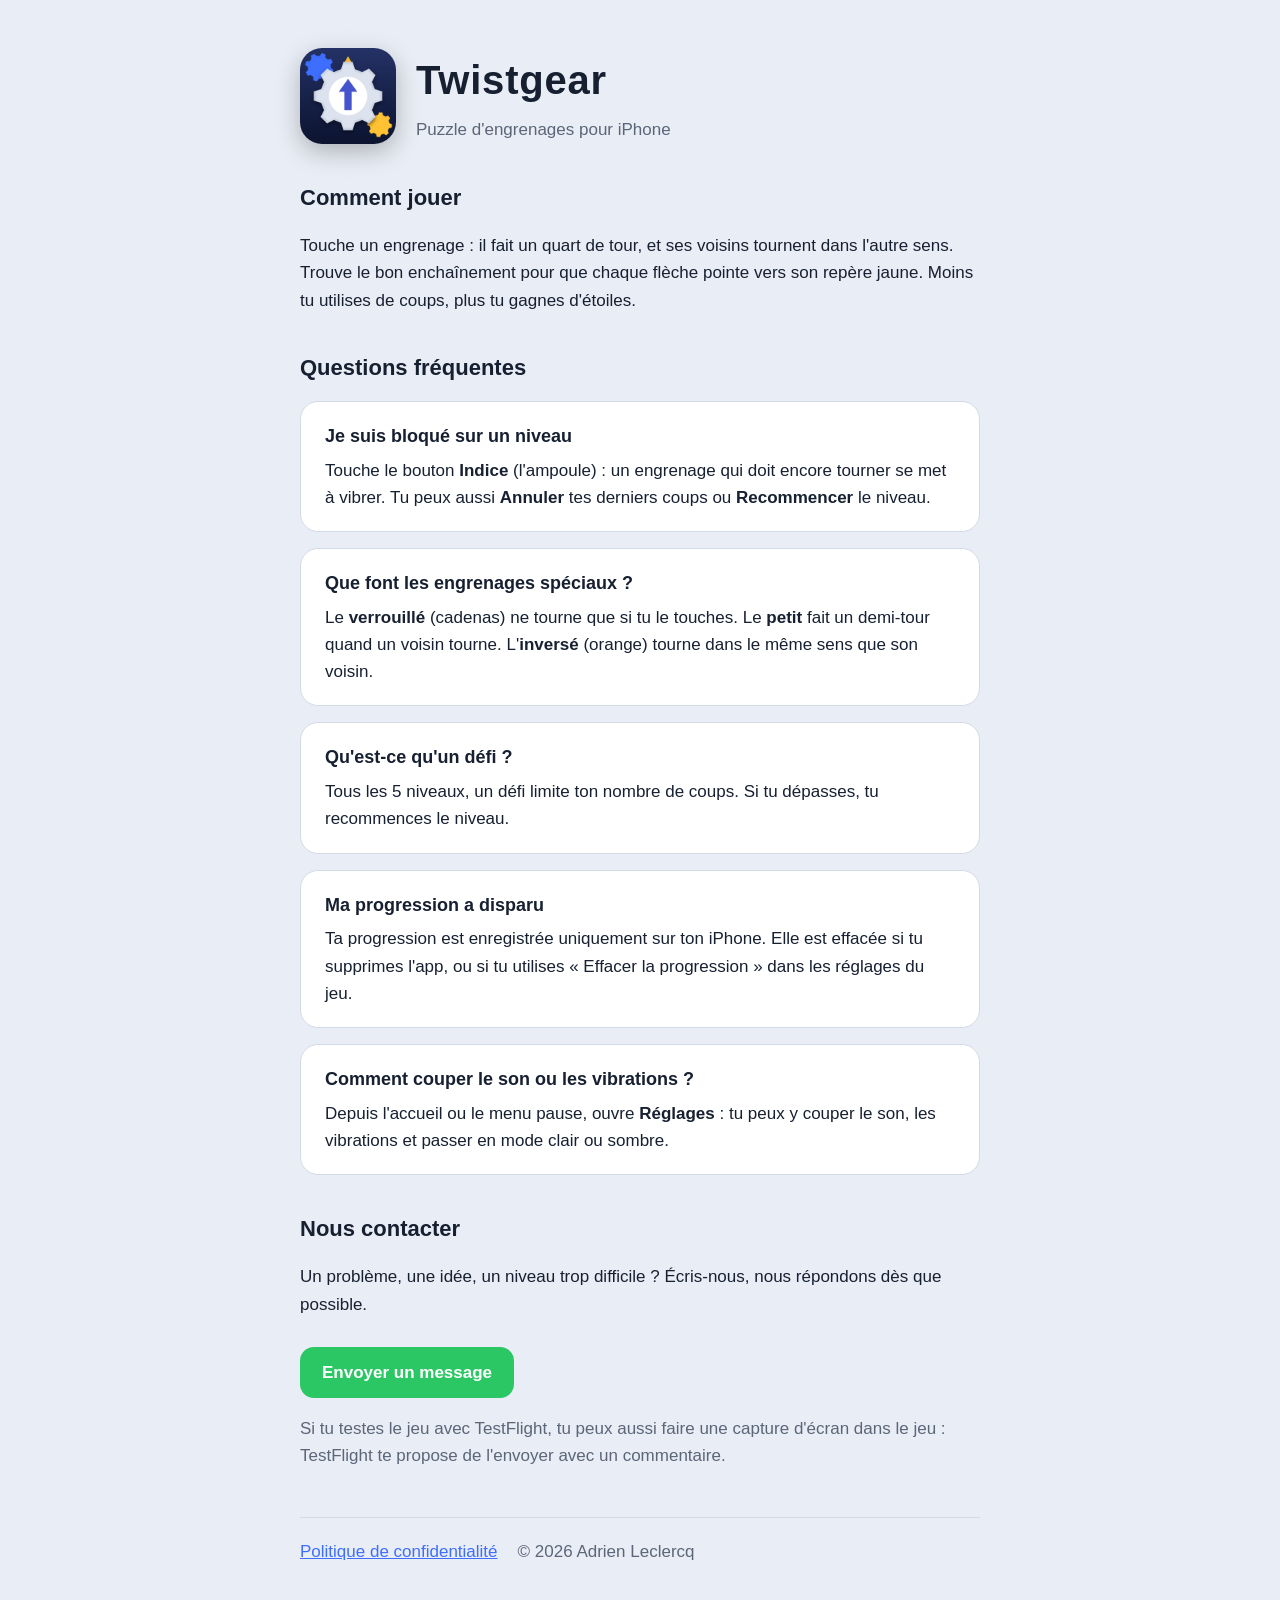
<file: index.html>
<!doctype html>
<html lang="fr">
<head>
  <meta charset="utf-8">
  <meta name="viewport" content="width=device-width, initial-scale=1, viewport-fit=cover">
  <title>Twistgear – Assistance</title>
  <meta name="description" content="Assistance du jeu Twistgear : règles, questions fréquentes et contact.">
  <link rel="icon" href="icon.png">
  <link rel="stylesheet" href="style.css">
</head>
<body>
  <main class="wrap">
    <header>
      <img src="icon.png" alt="Icône de Twistgear">
      <div>
        <h1>Twistgear</h1>
        <p class="tagline">Puzzle d'engrenages pour iPhone</p>
      </div>
    </header>

    <h2>Comment jouer</h2>
    <p>Touche un engrenage : il fait un quart de tour, et ses voisins tournent dans l'autre sens.
      Trouve le bon enchaînement pour que chaque flèche pointe vers son repère jaune.
      Moins tu utilises de coups, plus tu gagnes d'étoiles.</p>

    <h2>Questions fréquentes</h2>
    <div class="card">
      <h3>Je suis bloqué sur un niveau</h3>
      <p>Touche le bouton <strong>Indice</strong> (l'ampoule) : un engrenage qui doit encore tourner se met à vibrer.
        Tu peux aussi <strong>Annuler</strong> tes derniers coups ou <strong>Recommencer</strong> le niveau.</p>
    </div>
    <div class="card">
      <h3>Que font les engrenages spéciaux ?</h3>
      <p>Le <strong>verrouillé</strong> (cadenas) ne tourne que si tu le touches.
        Le <strong>petit</strong> fait un demi-tour quand un voisin tourne.
        L'<strong>inversé</strong> (orange) tourne dans le même sens que son voisin.</p>
    </div>
    <div class="card">
      <h3>Qu'est-ce qu'un défi ?</h3>
      <p>Tous les 5 niveaux, un défi limite ton nombre de coups. Si tu dépasses, tu recommences le niveau.</p>
    </div>
    <div class="card">
      <h3>Ma progression a disparu</h3>
      <p>Ta progression est enregistrée uniquement sur ton iPhone. Elle est effacée si tu supprimes l'app,
        ou si tu utilises « Effacer la progression » dans les réglages du jeu.</p>
    </div>
    <div class="card">
      <h3>Comment couper le son ou les vibrations ?</h3>
      <p>Depuis l'accueil ou le menu pause, ouvre <strong>Réglages</strong> : tu peux y couper le son,
        les vibrations et passer en mode clair ou sombre.</p>
    </div>

    <h2>Nous contacter</h2>
    <p>Un problème, une idée, un niveau trop difficile ? Écris-nous, nous répondons dès que possible.</p>
    <a class="button" href="https://github.com/Shad0w59i/twistgear/issues/new">Envoyer un message</a>
    <p class="muted">Si tu testes le jeu avec TestFlight, tu peux aussi faire une capture d'écran dans le jeu :
      TestFlight te propose de l'envoyer avec un commentaire.</p>

    <nav>
      <a href="privacy.html">Politique de confidentialité</a>
      <span class="muted">© 2026 Adrien Leclercq</span>
    </nav>
  </main>
</body>
</html>
</file>
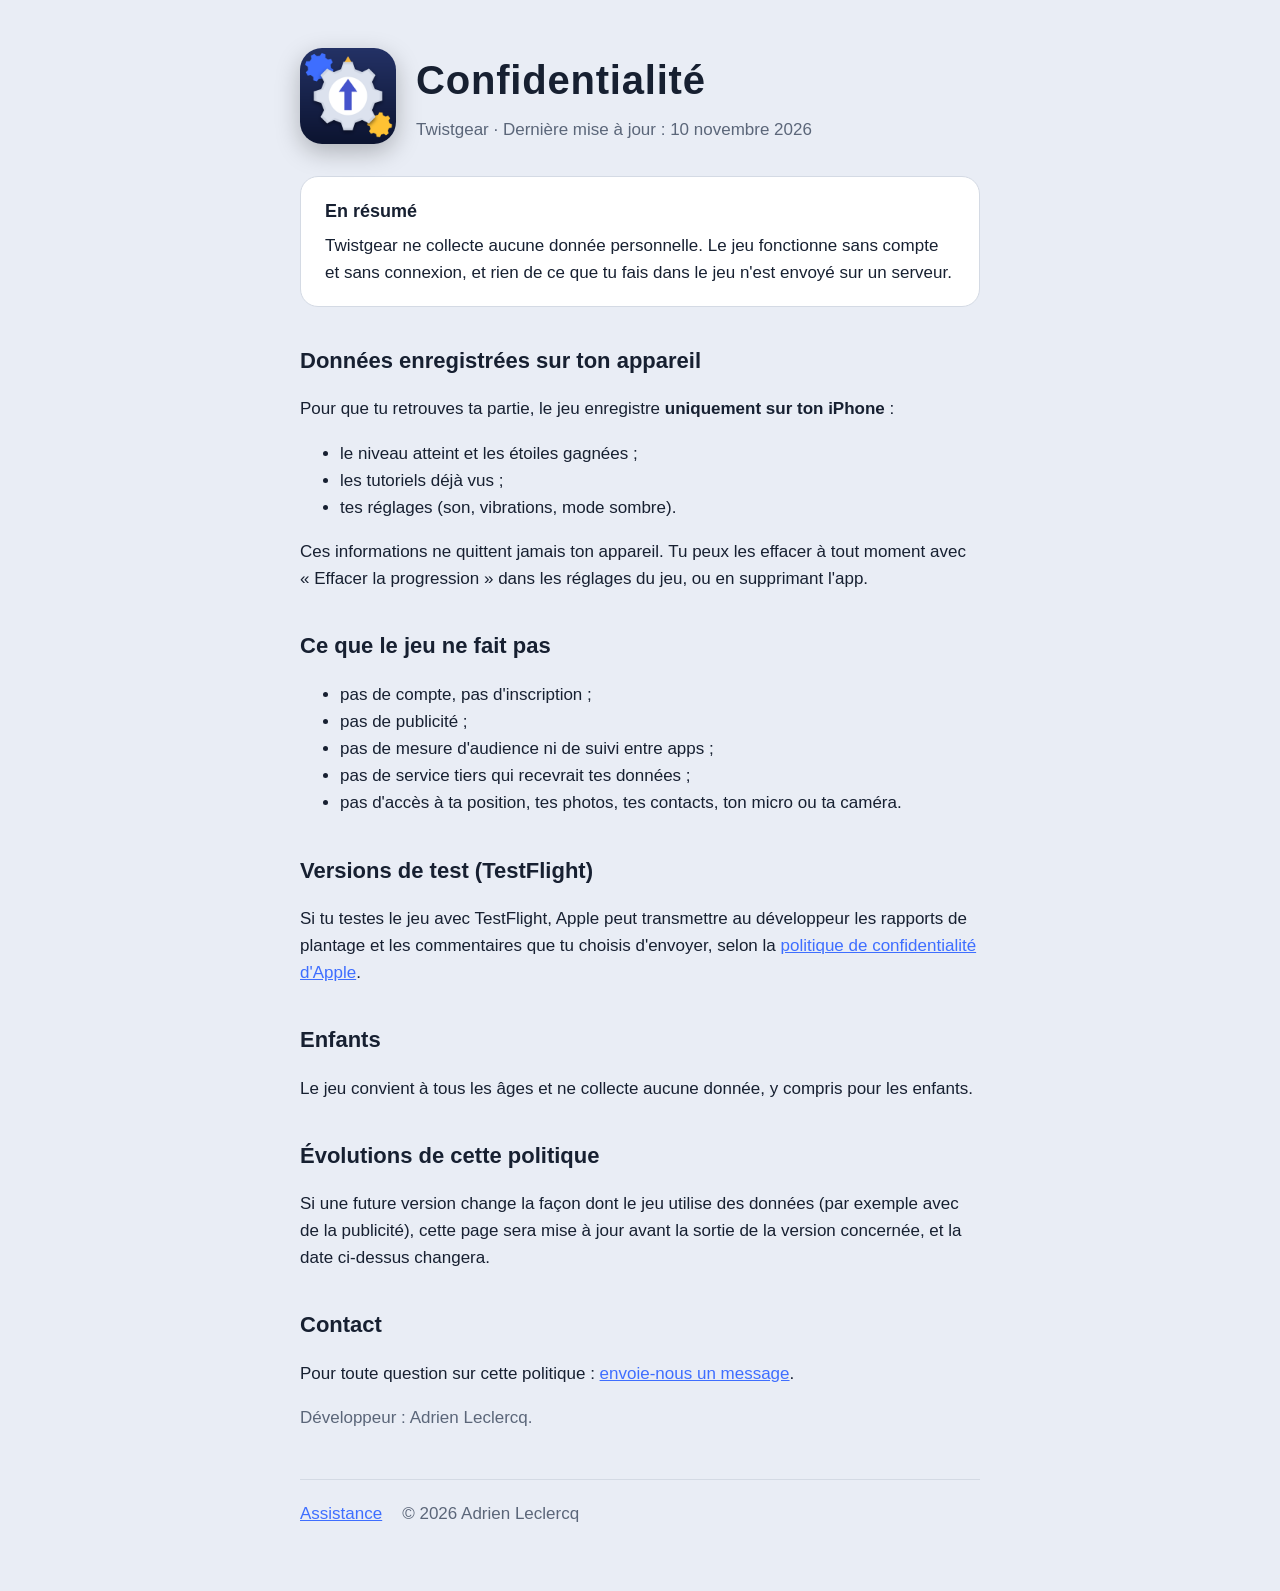
<file: privacy.html>
<!doctype html>
<html lang="fr">
<head>
  <meta charset="utf-8">
  <meta name="viewport" content="width=device-width, initial-scale=1, viewport-fit=cover">
  <title>Twistgear – Politique de confidentialité</title>
  <meta name="description" content="Politique de confidentialité du jeu Twistgear.">
  <link rel="icon" href="icon.png">
  <link rel="stylesheet" href="style.css">
</head>
<body>
  <main class="wrap">
    <header>
      <img src="icon.png" alt="Icône de Twistgear">
      <div>
        <h1>Confidentialité</h1>
        <p class="tagline">Twistgear · Dernière mise à jour : 10 novembre 2026</p>
      </div>
    </header>

    <div class="card">
      <h3>En résumé</h3>
      <p>Twistgear ne collecte aucune donnée personnelle. Le jeu fonctionne sans compte et sans connexion,
        et rien de ce que tu fais dans le jeu n'est envoyé sur un serveur.</p>
    </div>

    <h2>Données enregistrées sur ton appareil</h2>
    <p>Pour que tu retrouves ta partie, le jeu enregistre <strong>uniquement sur ton iPhone</strong> :</p>
    <ul>
      <li>le niveau atteint et les étoiles gagnées ;</li>
      <li>les tutoriels déjà vus ;</li>
      <li>tes réglages (son, vibrations, mode sombre).</li>
    </ul>
    <p>Ces informations ne quittent jamais ton appareil. Tu peux les effacer à tout moment avec
      « Effacer la progression » dans les réglages du jeu, ou en supprimant l'app.</p>

    <h2>Ce que le jeu ne fait pas</h2>
    <ul>
      <li>pas de compte, pas d'inscription ;</li>
      <li>pas de publicité ;</li>
      <li>pas de mesure d'audience ni de suivi entre apps ;</li>
      <li>pas de service tiers qui recevrait tes données ;</li>
      <li>pas d'accès à ta position, tes photos, tes contacts, ton micro ou ta caméra.</li>
    </ul>

    <h2>Versions de test (TestFlight)</h2>
    <p>Si tu testes le jeu avec TestFlight, Apple peut transmettre au développeur les rapports de plantage
      et les commentaires que tu choisis d'envoyer, selon la
      <a href="https://www.apple.com/fr/legal/privacy/">politique de confidentialité d'Apple</a>.</p>

    <h2>Enfants</h2>
    <p>Le jeu convient à tous les âges et ne collecte aucune donnée, y compris pour les enfants.</p>

    <h2>Évolutions de cette politique</h2>
    <p>Si une future version change la façon dont le jeu utilise des données (par exemple avec de la publicité),
      cette page sera mise à jour avant la sortie de la version concernée, et la date ci-dessus changera.</p>

    <h2>Contact</h2>
    <p>Pour toute question sur cette politique :
      <a href="https://github.com/Shad0w59i/twistgear/issues/new">envoie-nous un message</a>.</p>
    <p class="muted">Développeur : Adrien Leclercq.</p>

    <nav>
      <a href="index.html">Assistance</a>
      <span class="muted">© 2026 Adrien Leclercq</span>
    </nav>
  </main>
</body>
</html>
</file>
<file: style.css>
:root {
  --bg: #0e1630;
  --surface: #1b2547;
  --ink: #f2f5ff;
  --muted: #a3aed0;
  --line: #2b3763;
  --blue: #3e6eff;
  --green: #2cc765;
  --yellow: #ffc233;
}
@media (prefers-color-scheme: light) {
  :root {
    --bg: #e9edf5;
    --surface: #ffffff;
    --ink: #172031;
    --muted: #5b6679;
    --line: #d4dae4;
  }
}
* { box-sizing: border-box; }
body {
  margin: 0;
  background: var(--bg);
  color: var(--ink);
  font: 17px/1.6 -apple-system, BlinkMacSystemFont, "Segoe UI", Roboto, sans-serif;
}
.wrap { max-width: 720px; margin: 0 auto; padding: 48px max(20px, env(safe-area-inset-left)) 64px; }
header { display: flex; align-items: center; gap: 20px; margin-bottom: 32px; }
header img { width: 96px; height: 96px; border-radius: 22px; box-shadow: 0 8px 24px rgb(0 0 0 / 0.25); }
h1 { margin: 0; font-size: 40px; letter-spacing: 0.02em; }
.tagline { margin: 4px 0 0; color: var(--muted); }
h2 { margin: 36px 0 8px; font-size: 22px; }
p, li { color: var(--ink); }
.muted { color: var(--muted); }
.card { background: var(--surface); border: 1px solid var(--line); border-radius: 18px; padding: 20px 24px; margin: 16px 0; }
.card h3 { margin: 0 0 6px; font-size: 18px; }
.card p { margin: 0; }
a { color: var(--blue); }
.button {
  display: inline-block; margin-top: 12px; padding: 12px 22px; border-radius: 14px;
  background: var(--green); color: #fff; font-weight: 700; text-decoration: none;
}
nav { margin-top: 48px; padding-top: 20px; border-top: 1px solid var(--line); display: flex; gap: 20px; flex-wrap: wrap; }
</file>
